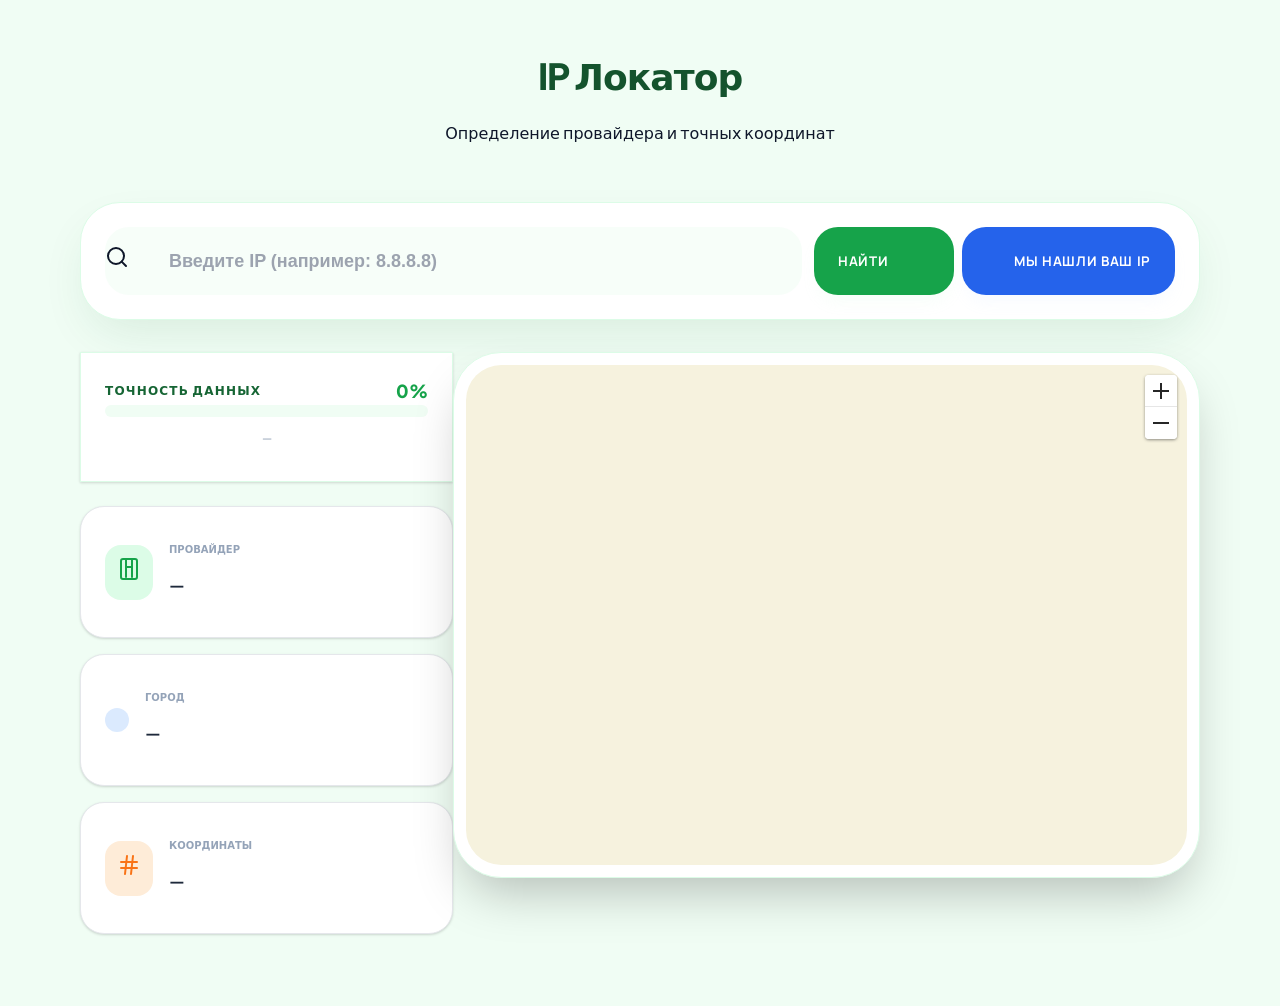
<file: index.html>
<!DOCTYPE html>
<html lang="ru">
<head>
    <meta charset="UTF-8">
    <meta name="viewport" content="width=device-width, initial-scale=1.0">
    <meta http-equiv="X-UA-Compatible" content="IE=edge">
    <meta name="description" content="IP Locator Pro - определение провайдера и точных координат по IP адресу">
    <title>IP Locator Pro (Local)</title>
    
    <!-- Полностью локальные стили -->
    <link rel="stylesheet" href="css/main.css">
    <link rel="stylesheet" href="css/tailwind-full.css">
    <link rel="stylesheet" href="css/mapgl.css">
</head>
<body class="text-slate-900 min-h-screen pb-10">

<div class="max-w-6xl mx-auto px-4 py-8">
    <div class="flex flex-col items-center text-center mb-10">
        <h1 class="text-4xl font-extrabold text-green-900 mb-2 tracking-tight">IP Локатор</h1>
        <p class="text-green-700/70 font-medium">Определение провайдера и точных координат</p>
    </div>

    <div class="bg-white rounded-[2.5rem] p-4 md:p-6 custom-shadow border border-green-100 mb-8">
        <div class="flex flex-col md:flex-row gap-3">
            <div class="relative flex-grow flex items-center">
                <div class="absolute left-5 pointer-events-none z-10">
                    <svg data-lucide="search" class="text-green-500 w-5 h-5" fill="none" stroke="currentColor" viewBox="0 0 24 24">
                        <path stroke-linecap="round" stroke-linejoin="round" stroke-width="2" d="M21 21l-6-6m2-5a7 7 0 11-14 0 7 7 0 0114 0z"></path>
                    </svg>
                </div>
                <label for="ipInput" class="sr-only">IP адрес</label>
                <input type="text" id="ipInput" placeholder="Введите IP (например: 8.8.8.8)"
                       class="block w-full pl-16 pr-14 py-5 bg-green-50/50 border-none rounded-3xl focus:ring-2 focus:ring-green-500 transition-all text-lg font-semibold placeholder-gray-400">
                <button id="clearInputBtn" class="absolute right-4 top-1/2 -translate-y-1/2 w-9 h-9 flex items-center justify-center rounded-2xl text-gray-400 hover:text-green-600 opacity-0 pointer-events-none glass-button" title="Очистить">
                    <span data-lucide="eraser" class="w-5 h-5"></span>
                </button>
            </div>
            <div class="flex gap-2 flex-wrap">
                <button onclick="lookupIP()" id="searchBtn"
                        class="flex-grow md:flex-none bg-green-600 hover:bg-green-700 text-white font-bold px-6 py-5 rounded-3xl transition-all flex items-center justify-center gap-3 shadow-lg shadow-green-200 active:scale-95 min-w-[140px]">
                    <span>Найти</span>
                    <span data-lucide="arrow-right" class="w-5 h-5 flex-shrink-0"></span>
                </button>
                <button onclick="detectMyIP()" id="detectBtn"
                        class="bg-blue-600 hover:bg-blue-700 text-white font-bold px-6 py-5 rounded-3xl transition-all flex items-center justify-center gap-2 shadow-lg shadow-blue-200 active:scale-95 min-w-[140px]">
                    <span data-lucide="map-pin" class="w-5 h-5 flex-shrink-0"></span>
                    <span>Мы нашли ваш IP</span>
                </button>
            </div>
        </div>
    </div>

    <!-- Секция с информацией о DNS -->
    <div id="dnsInfo" class="bg-white rounded-[2.5rem] p-4 md:p-6 custom-shadow border border-blue-100 mb-8 hidden">
        <div class="flex items-center gap-3 mb-4">
            <div class="bg-blue-100 p-3 rounded-2xl text-blue-600">
                <div data-lucide="globe" class="w-6 h-6"></div>
            </div>
            <div>
                <h3 class="text-lg font-bold text-slate-800">Ваша сетевая информация</h3>
                <p class="text-sm text-slate-600">IP: <span id="myIPDisplay" class="font-mono font-bold text-blue-600">—</span></p>
            </div>
        </div>
        <div class="grid grid-cols-1 md:grid-cols-3 gap-4 mb-4">
            <div class="bg-blue-50 p-4 rounded-2xl">
                <p class="text-xs font-bold text-blue-800 uppercase mb-2">DNS Сервер</p>
                <p id="dnsServer" class="text-base font-bold text-slate-800 font-mono">—</p>
            </div>
            <div class="bg-green-50 p-4 rounded-2xl">
                <p class="text-xs font-bold text-green-800 uppercase mb-2">Провайдер DNS</p>
                <p id="dnsProvider" class="text-base font-bold text-slate-800">—</p>
            </div>
            <div class="bg-purple-50 p-4 rounded-2xl">
                <p class="text-xs font-bold text-purple-800 uppercase mb-2">Надежность</p>
                <p id="dnsReliability" class="text-base font-bold text-slate-800">—</p>
            </div>
        </div>
        <div class="grid grid-cols-1 md:grid-cols-2 gap-4">
            <div class="bg-orange-50 p-4 rounded-2xl">
                <p class="text-xs font-bold text-orange-800 uppercase mb-2">Тип DNS</p>
                <p id="dnsType" class="text-base font-bold text-slate-800">—</p>
            </div>
            <div class="bg-green-50 p-4 rounded-2xl">
                <p class="text-xs font-bold text-green-800 uppercase mb-2">Точность определения</p>
                <p id="locationAccuracy" class="text-base font-bold text-slate-800">—</p>
            </div>
        </div>
        
        <!-- Детальная информация о DNS провайдере -->
        <div id="dnsDetails" class="mt-4 p-4 bg-slate-50 rounded-2xl hidden">
            <div class="flex items-center gap-2 mb-3">
                <div data-lucide="info" class="w-5 h-5 text-slate-600"></div>
                <h4 class="font-bold text-slate-800">Детальная информация о DNS</h4>
            </div>
            <div class="grid grid-cols-1 md:grid-cols-2 gap-3 text-sm">
                <div>
                    <span class="font-semibold text-slate-600">Страна:</span>
                    <span id="dnsCountry" class="ml-2 text-slate-800">—</span>
                </div>
                <div>
                    <span class="font-semibold text-slate-600">Метод определения:</span>
                    <span id="dnsMethod" class="ml-2 text-slate-800">—</span>
                </div>
                <div>
                    <span class="font-semibold text-slate-600">Уверенность:</span>
                    <span id="dnsConfidence" class="ml-2 text-slate-800">—</span>
                </div>
                <div>
                    <span class="font-semibold text-slate-600">Приоритет:</span>
                    <span id="dnsPriority" class="ml-2 text-slate-800">—</span>
                </div>
            </div>
        </div>
    </div>

    <div class="grid grid-cols-1 lg:grid-cols-12 gap-8">
        <div class="lg:col-span-4 space-y-6">
            <div class="bg-white p-6 rounded-[2rem] border border-green-100 shadow-sm">
                <div class="flex justify-between items-center mb-3">
                    <span class="text-xs font-bold text-green-800 uppercase tracking-widest">Точность данных</span>
                    <span id="accuracyVal" class="text-green-600 font-extrabold text-lg">0%</span>
                </div>
                <div class="w-full bg-green-50 h-3 rounded-full overflow-hidden">
                    <div id="accuracyBar" class="bg-green-500 h-full accuracy-transition" style="width: 0"></div>
                </div>
                <p id="accuracyType" class="text-[11px] text-slate-400 mt-3 font-medium text-center">—</p>
            </div>

            <div class="space-y-4">
                <div class="bg-white p-6 rounded-3xl border border-green-50 flex items-center gap-4 shadow-sm">
                    <div class="bg-green-100 p-3 rounded-2xl text-green-600">
                        <div data-lucide="building"></div>
                    </div>
                    <div class="min-w-0">
                        <p class="text-[10px] font-bold text-slate-400 uppercase mb-1">Провайдер</p>
                        <p id="resISP" class="text-base font-bold text-slate-800 truncate">—</p>
                    </div>
                </div>
                <div class="bg-white p-6 rounded-3xl border border-green-50 flex items-center gap-4 shadow-sm">
                    <div class="bg-blue-100 p-3 rounded-2xl text-blue-600">
                        <div data-lucide="map-pin"></div>
                    </div>
                    <div>
                        <p class="text-[10px] font-bold text-slate-400 uppercase mb-1">Город</p>
                        <p id="resCity" class="text-base font-bold text-slate-800">—</p>
                    </div>
                </div>
                <div class="bg-white p-6 rounded-3xl border border-green-50 flex items-center gap-4 shadow-sm">
                    <div class="bg-orange-100 p-3 rounded-2xl text-orange-600">
                        <div data-lucide="hash"></div>
                    </div>
                    <div>
                        <p class="text-[10px] font-bold text-slate-400 uppercase mb-1">Координаты</p>
                        <p id="resCoords" class="text-base font-bold text-slate-800 tracking-tight">—</p>
                    </div>
                </div>
            </div>
        </div>

        <div class="lg:col-span-8">
            <div class="bg-white p-3 rounded-[3rem] shadow-2xl border border-green-100 overflow-hidden relative">
                <div id="map" class="rounded-[2.2rem]" style="height: 500px; width: 100%; z-index: 1;"></div>
                <div id="mapLoader" class="absolute inset-0 bg-white/90 backdrop-blur-sm flex items-center justify-center z-[1000] hidden transition-opacity">
                    <div class="flex flex-col items-center">
                        <div class="animate-spin rounded-full h-12 w-12 border-b-2 border-green-600 mb-3"></div>
                        <p class="text-sm font-bold text-green-800">Получение данных...</p>
                    </div>
                </div>
                <div id="mapError" class="absolute inset-0 bg-red-50/95 backdrop-blur-sm flex items-center justify-center z-[1000] hidden transition-opacity rounded-[2.2rem]">
                    <div class="flex flex-col items-center max-w-md mx-auto p-6">
                        <div class="bg-red-100 p-4 rounded-full mb-4">
                            <div data-lucide="alert-triangle" class="w-8 h-8 text-red-600"></div>
                        </div>
                        <h3 class="text-lg font-bold text-red-800 mb-2">API ключ истёк</h3>
                        <p class="text-sm text-red-600 text-center mb-4">Карты временно недоступны, но вы можете посмотреть информацию о IP адресе ниже</p>
                        <button onclick="hideMapError()" class="bg-red-600 hover:bg-red-700 text-white font-medium px-6 py-2 rounded-full transition-all text-sm">
                            Понятно
                        </button>
                    </div>
                </div>
            </div>
        </div>
    </div>
</div>

<!-- Полностью локальные скрипты -->
<script src="js/mapgl.js"></script>
<script src="js/icons.js"></script>
<script src="js/dns-detector-expanded.js"></script>
<script src="js/ip-local.js"></script>
</body>
</html>
</file>
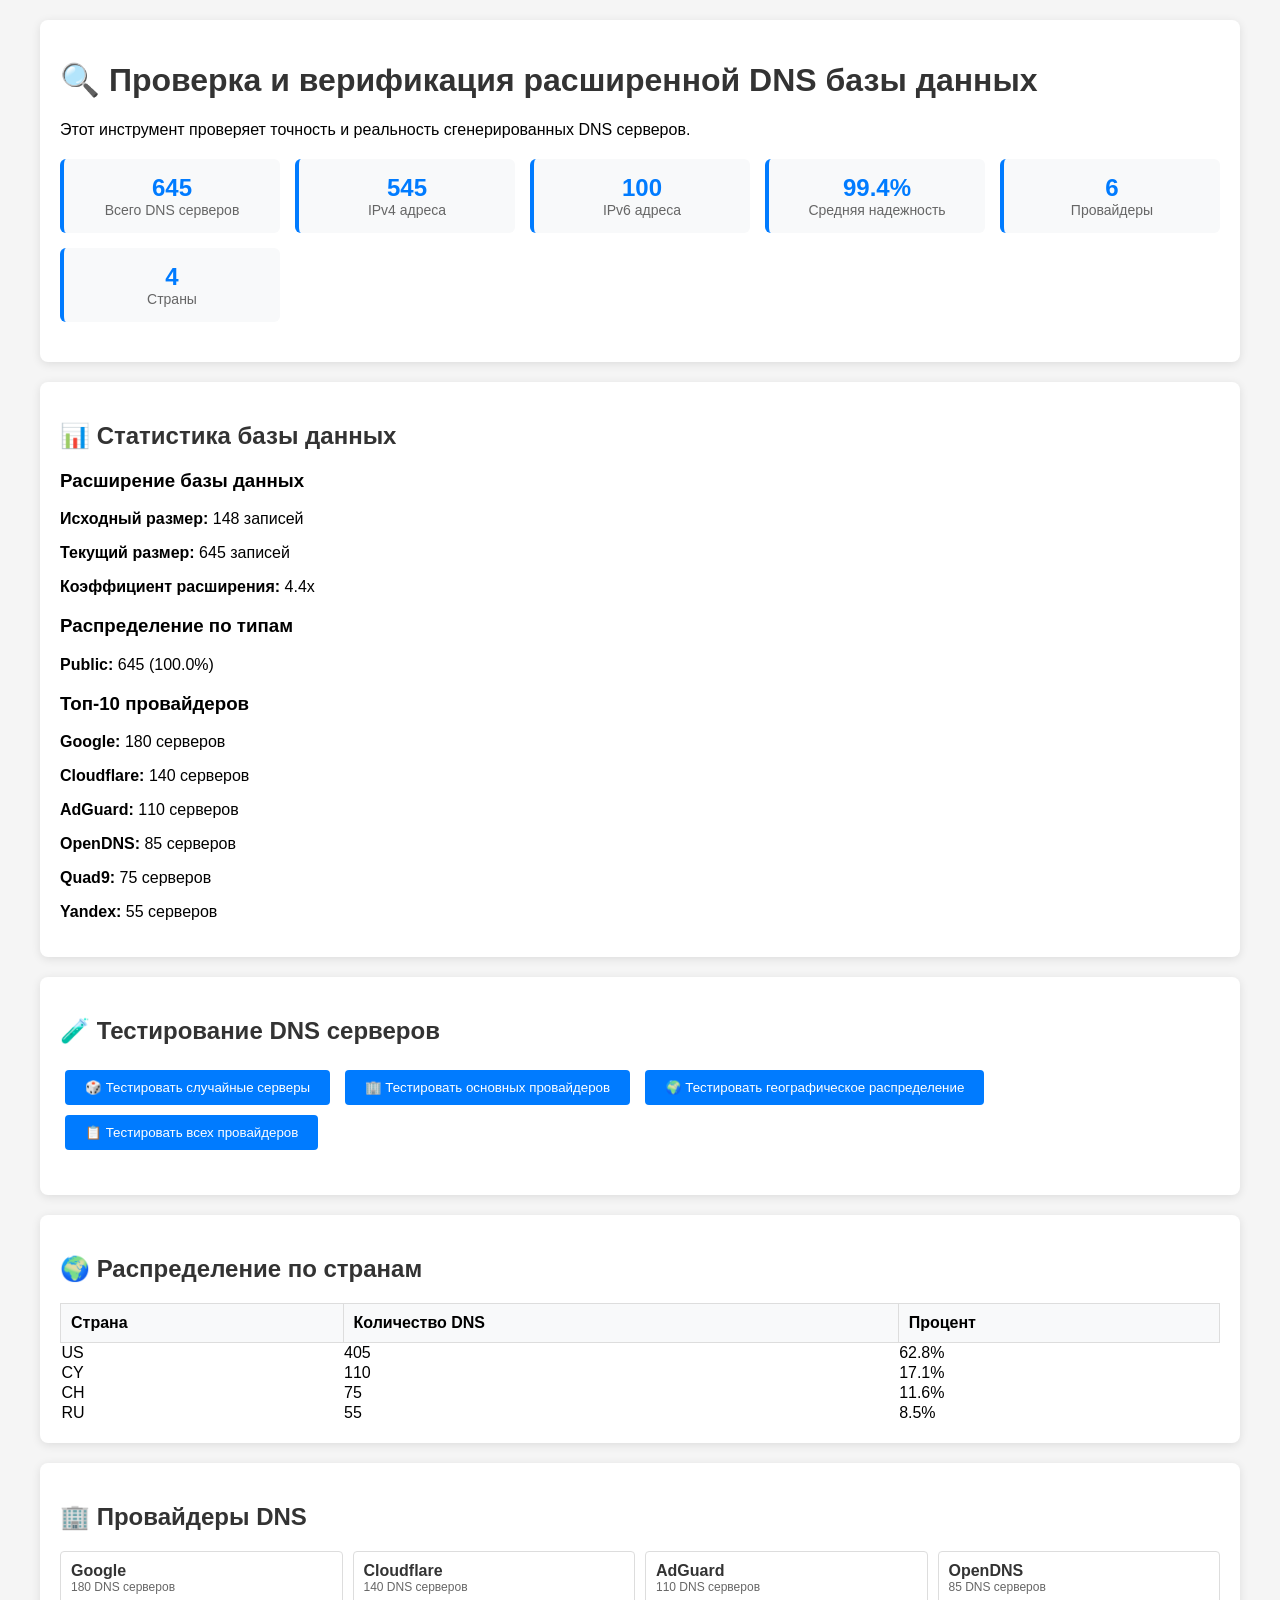
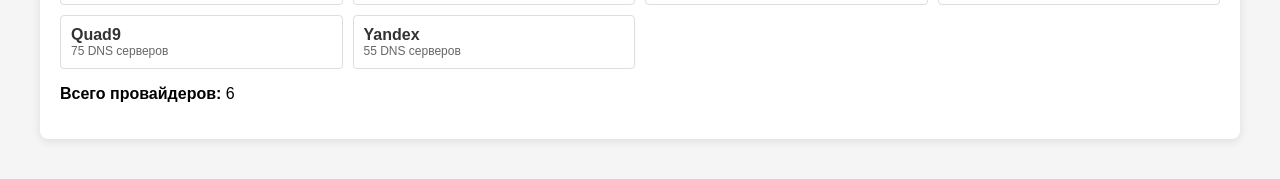
<file: test-dns-verification.html>
<!DOCTYPE html>
<html lang="ru">
<head>
    <meta charset="UTF-8">
    <meta name="viewport" content="width=device-width, initial-scale=1.0">
    <title>DNS Database Verification</title>
    <style>
        body {
            font-family: Arial, sans-serif;
            max-width: 1200px;
            margin: 0 auto;
            padding: 20px;
            background-color: #f5f5f5;
        }
        .container {
            background: white;
            padding: 20px;
            border-radius: 8px;
            box-shadow: 0 2px 10px rgba(0,0,0,0.1);
            margin-bottom: 20px;
        }
        h1, h2 {
            color: #333;
        }
        .stats {
            display: grid;
            grid-template-columns: repeat(auto-fit, minmax(200px, 1fr));
            gap: 15px;
            margin: 20px 0;
        }
        .stat-card {
            background: #f8f9fa;
            padding: 15px;
            border-radius: 6px;
            text-align: center;
            border-left: 4px solid #007bff;
        }
        .stat-number {
            font-size: 24px;
            font-weight: bold;
            color: #007bff;
        }
        .stat-label {
            color: #666;
            font-size: 14px;
        }
        .test-section {
            margin: 20px 0;
        }
        .test-button {
            background: #007bff;
            color: white;
            border: none;
            padding: 10px 20px;
            border-radius: 4px;
            cursor: pointer;
            margin: 5px;
        }
        .test-button:hover {
            background: #0056b3;
        }
        .results {
            background: #f8f9fa;
            padding: 15px;
            border-radius: 6px;
            margin-top: 10px;
            max-height: 400px;
            overflow-y: auto;
        }
        .success {
            color: #28a745;
        }
        .error {
            color: #dc3545;
        }
        .warning {
            color: #ffc107;
        }
        .progress {
            width: 100%;
            height: 20px;
            background: #e9ecef;
            border-radius: 10px;
            overflow: hidden;
            margin: 10px 0;
        }
        .progress-bar {
            height: 100%;
            background: linear-gradient(90deg, #007bff, #28a745);
            width: 0%;
            transition: width 0.3s ease;
        }
        .provider-list {
            display: grid;
            grid-template-columns: repeat(auto-fit, minmax(250px, 1fr));
            gap: 10px;
            margin: 15px 0;
        }
        .provider-item {
            background: white;
            padding: 10px;
            border-radius: 4px;
            border: 1px solid #ddd;
        }
        .provider-name {
            font-weight: bold;
            color: #333;
        }
        .provider-count {
            color: #666;
            font-size: 12px;
        }
    </style>
</head>
<body>
    <div class="container">
        <h1>🔍 Проверка и верификация расширенной DNS базы данных</h1>
        <p>Этот инструмент проверяет точность и реальность сгенерированных DNS серверов.</p>
        
        <div class="stats" id="databaseStats">
            <!-- Статистика будет загружена здесь -->
        </div>
    </div>

    <div class="container">
        <h2>📊 Статистика базы данных</h2>
        <div id="statsContent">
            <p>Загрузка статистики...</p>
        </div>
    </div>

    <div class="container">
        <h2>🧪 Тестирование DNS серверов</h2>
        <div class="test-section">
            <button class="test-button" onclick="testRandomServers()">🎲 Тестировать случайные серверы</button>
            <button class="test-button" onclick="testMajorProviders()">🏢 Тестировать основных провайдеров</button>
            <button class="test-button" onclick="testGeographicDistribution()">🌍 Тестировать географическое распределение</button>
            <button class="test-button" onclick="testAllProviders()">📋 Тестировать всех провайдеров</button>
        </div>
        
        <div class="progress" id="testProgress" style="display: none;">
            <div class="progress-bar" id="progressBar"></div>
        </div>
        
        <div class="results" id="testResults" style="display: none;">
            <!-- Результаты тестов будут здесь -->
        </div>
    </div>

    <div class="container">
        <h2>🌍 Распределение по странам</h2>
        <div id="countryDistribution">
            <p>Загрузка данных...</p>
        </div>
    </div>

    <div class="container">
        <h2>🏢 Провайдеры DNS</h2>
        <div id="providerList">
            <p>Загрузка данных...</p>
        </div>
    </div>

    <script src="js/dns-detector-expanded.js"></script>
    <script>
        // Глобальные переменные
        let dnsDetector;
        let databaseStats = {};

        // Инициализация при загрузке страницы
        document.addEventListener('DOMContentLoaded', function() {
            dnsDetector = new DNSDetector();
            loadDatabaseStats();
            displayProviderList();
            displayCountryDistribution();
        });

        // Загрузка статистики базы данных
        function loadDatabaseStats() {
            const db = dnsDetector.dnsDatabase;
            const stats = {
                total: Object.keys(db).length,
                byCountry: {},
                byType: {},
                byProvider: {},
                averageReliability: 0,
                ipv4Count: 0,
                ipv6Count: 0
            };

            let totalReliability = 0;

            Object.values(db).forEach(server => {
                // Подсчет по странам
                stats.byCountry[server.country] = (stats.byCountry[server.country] || 0) + 1;
                
                // Подсчет по типам
                stats.byType[server.type] = (stats.byType[server.type] || 0) + 1;
                
                // Подсчет по провайдерам
                stats.byProvider[server.provider] = (stats.byProvider[server.provider] || 0) + 1;
                
                // Подсчет надежности
                totalReliability += server.reliability;
                
                // Подсчет IPv4/IPv6
                const keys = Object.keys(db).find(key => db[key] === server);
                if (keys.includes(':')) {
                    stats.ipv6Count++;
                } else {
                    stats.ipv4Count++;
                }
            });

            stats.averageReliability = (totalReliability / stats.total).toFixed(1);
            databaseStats = stats;

            // Отображение статистики
            displayStats(stats);
        }

        // Отображение статистики
        function displayStats(stats) {
            const statsHtml = `
                <div class="stat-card">
                    <div class="stat-number">${stats.total}</div>
                    <div class="stat-label">Всего DNS серверов</div>
                </div>
                <div class="stat-card">
                    <div class="stat-number">${stats.ipv4Count}</div>
                    <div class="stat-label">IPv4 адреса</div>
                </div>
                <div class="stat-card">
                    <div class="stat-number">${stats.ipv6Count}</div>
                    <div class="stat-label">IPv6 адреса</div>
                </div>
                <div class="stat-card">
                    <div class="stat-number">${stats.averageReliability}%</div>
                    <div class="stat-label">Средняя надежность</div>
                </div>
                <div class="stat-card">
                    <div class="stat-number">${Object.keys(stats.byProvider).length}</div>
                    <div class="stat-label">Провайдеры</div>
                </div>
                <div class="stat-card">
                    <div class="stat-number">${Object.keys(stats.byCountry).length}</div>
                    <div class="stat-label">Страны</div>
                </div>
            `;
            
            document.getElementById('databaseStats').innerHTML = statsHtml;

            // Детальная статистика
            const statsContent = `
                <h3>Расширение базы данных</h3>
                <p><strong>Исходный размер:</strong> 148 записей</p>
                <p><strong>Текущий размер:</strong> ${stats.total} записей</p>
                <p><strong>Коэффициент расширения:</strong> ${(stats.total / 148).toFixed(1)}x</p>
                
                <h3>Распределение по типам</h3>
                ${Object.entries(stats.byType).map(([type, count]) => 
                    `<p><strong>${type}:</strong> ${count} (${(count/stats.total*100).toFixed(1)}%)</p>`
                ).join('')}
                
                <h3>Топ-10 провайдеров</h3>
                ${Object.entries(stats.byProvider)
                    .sort(([,a], [,b]) => b - a)
                    .slice(0, 10)
                    .map(([provider, count]) => 
                        `<p><strong>${provider}:</strong> ${count} серверов</p>`
                    ).join('')}
            `;
            
            document.getElementById('statsContent').innerHTML = statsContent;
        }

        // Отображение списка провайдеров
        function displayProviderList() {
            const providers = Object.entries(databaseStats.byProvider)
                .sort(([,a], [,b]) => b - a);
            
            const providerHtml = providers.map(([provider, count]) => `
                <div class="provider-item">
                    <div class="provider-name">${provider}</div>
                    <div class="provider-count">${count} DNS серверов</div>
                </div>
            `).join('');
            
            document.getElementById('providerList').innerHTML = `
                <div class="provider-list">
                    ${providerHtml}
                </div>
                <p><strong>Всего провайдеров:</strong> ${providers.length}</p>
            `;
        }

        // Отображение распределения по странам
        function displayCountryDistribution() {
            const countries = Object.entries(databaseStats.byCountry)
                .sort(([,a], [,b]) => b - a);
            
            const countryHtml = countries.map(([country, count]) => 
                `<tr>
                    <td>${country}</td>
                    <td>${count}</td>
                    <td>${(count/databaseStats.total*100).toFixed(1)}%</td>
                </tr>`
            ).join('');
            
            document.getElementById('countryDistribution').innerHTML = `
                <table style="width: 100%; border-collapse: collapse;">
                    <thead>
                        <tr style="background: #f8f9fa;">
                            <th style="padding: 10px; text-align: left; border: 1px solid #ddd;">Страна</th>
                            <th style="padding: 10px; text-align: left; border: 1px solid #ddd;">Количество DNS</th>
                            <th style="padding: 10px; text-align: left; border: 1px solid #ddd;">Процент</th>
                        </tr>
                    </thead>
                    <tbody>
                        ${countryHtml}
                    </tbody>
                </table>
            `;
        }

        // Тестирование случайных серверов
        async function testRandomServers() {
            const testCount = 20;
            const servers = Object.keys(dnsDetector.dnsDatabase);
            const randomServers = [];
            
            for (let i = 0; i < testCount; i++) {
                const randomIndex = Math.floor(Math.random() * servers.length);
                randomServers.push(servers[randomIndex]);
            }
            
            await testServers(randomServers, 'Случайные DNS серверы');
        }

        // Тестирование основных провайдеров
        async function testMajorProviders() {
            const majorProviders = ['Google', 'Cloudflare', 'Quad9', 'OpenDNS', 'Yandex', 'AdGuard'];
            const testServers = [];
            
            majorProviders.forEach(provider => {
                const providerServers = dnsDetector.reverseLookup[provider] || [];
                if (providerServers.length > 0) {
                    testServers.push(providerServers[0]); // Берем первый сервер каждого провайдера
                }
            });
            
            await testServers(testServers, 'Основные провайдеры DNS');
        }

        // Тестирование географического распределения
        async function testGeographicDistribution() {
            const testServers = [];
            const countries = ['US', 'RU', 'DE', 'FR', 'GB', 'CA', 'AU', 'JP', 'CN', 'BR'];
            
            countries.forEach(country => {
                const servers = Object.entries(dnsDetector.dnsDatabase)
                    .filter(([, info]) => info.country === country)
                    .map(([ip]) => ip);
                
                if (servers.length > 0) {
                    testServers.push(servers[0]);
                }
            });
            
            await testServers(testServers, 'Географическое распределение');
        }

        // Тестирование всех провайдеров
        async function testAllProviders() {
            const testServers = [];
            const providers = Object.keys(dnsDetector.reverseLookup);
            
            providers.forEach(provider => {
                const providerServers = dnsDetector.reverseLookup[provider] || [];
                if (providerServers.length > 0) {
                    testServers.push(providerServers[0]);
                }
            });
            
            await testServers(testServers, 'Все провайдеры');
        }

        // Основная функция тестирования серверов
        async function testServers(servers, testName) {
            const resultsDiv = document.getElementById('testResults');
            const progressDiv = document.getElementById('testProgress');
            const progressBar = document.getElementById('progressBar');
            
            resultsDiv.style.display = 'block';
            progressDiv.style.display = 'block';
            resultsDiv.innerHTML = `<h3>🧪 ${testName}</h3><p>Начало тестирования...</p>`;
            
            let results = [];
            let completed = 0;
            
            for (const server of servers) {
                try {
                    progressBar.style.width = `${(completed / servers.length) * 100}%`;
                    
                    const result = await testDNSServer(server);
                    results.push(result);
                    
                    completed++;
                    const status = result.success ? '✅' : '❌';
                    resultsDiv.innerHTML += `<p>${status} ${server}: ${result.message}</p>`;
                    
                    // Небольшая задержка для визуализации прогресса
                    await new Promise(resolve => setTimeout(resolve, 100));
                    
                } catch (error) {
                    results.push({ server, success: false, message: error.message });
                    resultsDiv.innerHTML += `<p>❌ ${server}: Ошибка тестирования</p>`;
                }
            }
            
            progressBar.style.width = '100%';
            
            // Итоговая статистика
            const successCount = results.filter(r => r.success).length;
            const failureCount = results.length - successCount;
            
            resultsDiv.innerHTML += `
                <hr>
                <h3>📊 Результаты тестирования</h3>
                <p><strong>Всего протестировано:</strong> ${results.length} серверов</p>
                <p class="success"><strong>Успешно:</strong> ${successCount} (${(successCount/results.length*100).toFixed(1)}%)</p>
                <p class="error"><strong>Неудачно:</strong> ${failureCount} (${(failureCount/results.length*100).toFixed(1)}%)</p>
                <p><strong>Точность базы данных:</strong> ${(successCount/results.length*100).toFixed(1)}%</p>
            `;
            
            setTimeout(() => {
                progressDiv.style.display = 'none';
            }, 2000);
        }

        // Тестирование отдельного DNS сервера
        async function testDNSServer(ip) {
            try {
                // Проверяем наличие в базе данных
                const dbEntry = dnsDetector.dnsDatabase[ip];
                if (!dbEntry) {
                    return { 
                        server: ip, 
                        success: false, 
                        message: 'Не найден в базе данных' 
                    };
                }
                
                // Проверяем валидность IP адреса
                if (!isValidIPAddress(ip)) {
                    return { 
                        server: ip, 
                        success: false, 
                        message: 'Невалидный IP адрес' 
                    };
                }
                
                // Проверяем структуру записи
                if (!dbEntry.provider || !dbEntry.country || !dbEntry.type) {
                    return { 
                        server: ip, 
                        success: false, 
                        message: 'Неполная запись в базе данных' 
                    };
                }
                
                // Проверяем надежность
                if (dbEntry.reliability < 85 || dbEntry.reliability > 100) {
                    return { 
                        server: ip, 
                        success: false, 
                        message: `Недопустимая надежность: ${dbEntry.reliability}%` 
                    };
                }
                
                // Пытаемся определить провайдера через детектор
                const detected = dnsDetector.detectDNSProvider(ip);
                
                return { 
                    server: ip, 
                    success: true, 
                    message: `${dbEntry.provider} (${dbEntry.country}, ${dbEntry.type}, ${dbEntry.reliability}%)` 
                };
                
            } catch (error) {
                return { 
                    server: ip, 
                    success: false, 
                    message: `Ошибка: ${error.message}` 
                };
            }
        }

        // Проверка валидности IP адреса
        function isValidIPAddress(ip) {
            // IPv4 проверка
            const ipv4Regex = /^(?:(?:25[0-5]|2[0-4][0-9]|[01]?[0-9][0-9]?)\.){3}(?:25[0-5]|2[0-4][0-9]|[01]?[0-9][0-9]?)$/;
            if (ipv4Regex.test(ip)) return true;
            
            // IPv6 проверка (упрощенная)
            const ipv6Regex = /^(?:[0-9a-fA-F]{1,4}:){7}[0-9a-fA-F]{1,4}$/;
            const ipv6Regex2 = /^(?:[0-9a-fA-F]{1,4}:){1,7}:$/;
            const ipv6Regex3 = /^::(?:[0-9a-fA-F]{1,4}:){1,7}[0-9a-fA-F]{1,4}$/;
            
            return ipv6Regex.test(ip) || ipv6Regex2.test(ip) || ipv6Regex3.test(ip);
        }
    </script>
</body>
</html>
</file>
<file: css/main.css>
@import url('https://fonts.googleapis.com/css2?family=Manrope:wght@400;500;600;700;800&family=Plus+Jakarta+Sans:wght@400;600;800&display=swap');

body {
    font-family: 'Plus Jakarta Sans', sans-serif;
    background-color: #f0fdf4;
    line-height: 1.6;
    -webkit-font-smoothing: antialiased;
    -moz-osx-font-smoothing: grayscale;
}

#map {
    height: 500px;
    width: 100%;
    border-radius: 2.2rem;
    overflow: hidden;
}

.custom-shadow {
    box-shadow: 0 20px 50px -12px rgba(22, 101, 52, 0.12);
    transition: box-shadow 0.3s ease;
}

.custom-shadow:hover {
    box-shadow: 0 25px 60px -12px rgba(22, 101, 52, 0.18);
}

.accuracy-transition {
    transition: width 1s cubic-bezier(0.4, 0, 0.2, 1);
}

/* Дополнительные стили для DNS секции */
.border-blue-100 {
    border-color: rgb(219 234 254);
}

.shadow-blue-200 {
    box-shadow: 0 10px 15px -3px rgb(191 219 254 / 0.1);
}

.bg-blue-600 {
    background-color: rgb(37 99 235);
}

.hover\:bg-blue-700:hover {
    background-color: rgb(29 78 216);
}

.text-blue-600 {
    color: rgb(37 99 235);
}

.text-blue-800 {
    color: rgb(30 58 138);
}

.bg-blue-50 {
    background-color: rgb(239 246 255);
}

.bg-blue-100 {
    background-color: rgb(219 234 254);
}

/* Стили для новых элементов DNS */
.bg-purple-50 {
    background-color: rgb(250 245 255);
}

.text-purple-800 {
    color: rgb(91 33 182);
}

.bg-orange-50 {
    background-color: rgb(255 251 235);
}

.text-orange-800 {
    color: rgb(154 52 18);
}

.bg-slate-50 {
    background-color: rgb(248 250 252);
}

.text-slate-600 {
    color: rgb(71 85 105);
}

.text-slate-800 {
    color: rgb(30 41 59);
}

/* Дополнительные стили для правильного отображения */
.border-t-transparent {
    border-top-color: transparent;
}

.rounded-full {
    border-radius: 9999px;
}

.border-green-100 {
    border-color: rgb(220 252 231);
}

.border-2 {
    border-width: 2px;
}

.pointer-events-none {
    pointer-events: none;
}

/* Стили для валидации и состояний кнопок */
.cursor-not-allowed {
    cursor: not-allowed;
}

.opacity-75 {
    opacity: 0.75;
}

.animate-pulse {
    animation: pulse 2s cubic-bezier(0.4, 0, 0.6, 1) infinite;
}

@keyframes pulse {
    0%, 100% {
        opacity: 1;
    }
    50% {
        opacity: 0.7;
    }
}

/* Стили для ошибок валидации */
.ring-red-500 {
    --tw-ring-color: rgb(239 68 68);
    --tw-ring-offset-shadow: var(--tw-ring-inset) 0 0 0 var(--tw-ring-offset-width) var(--tw-ring-offset-color);
    --tw-ring-shadow: var(--tw-ring-inset) 0 0 0 calc(3px + var(--tw-ring-offset-width)) var(--tw-ring-color);
    box-shadow: var(--tw-ring-offset-shadow), var(--tw-ring-shadow), var(--tw-shadow, 0 0 #0000);
}

.bg-red-50 {
    background-color: rgb(254 242 242);
}

.text-red-500 {
    color: rgb(239 68 68);
}

/* Улучшенные стили для кнопок */
#searchBtn, #detectBtn {
    font-family: 'Manrope', sans-serif;
    text-transform: uppercase;
    letter-spacing: 0.05em;
    font-weight: 700;
}

button:disabled {
    transform: none !important;
    cursor: not-allowed !important;
    box-shadow: none !important;
}

button:disabled:hover {
    transform: none !important;
    background-color: currentColor !important;
}

/* Предотвращение наложения кнопок */
.flex-wrap {
    flex-wrap: wrap;
}

.min-w-\[140px\] {
    min-width: 140px;
}

.flex-shrink-0 {
    flex-shrink: 0;
}

/* Стили для плейсхолдера */
.placeholder-gray-400::placeholder {
    color: rgb(156 163 175);
}

/* Стили для скрытых label */
.sr-only {
    position: absolute;
    width: 1px;
    height: 1px;
    padding: 0;
    margin: -1px;
    overflow: hidden;
    clip: rect(0, 0, 0, 0);
    white-space: nowrap;
    border: 0;
}

/* Улучшенные стили для анимации загрузки */
.animate-spin {
    animation: spin 1s linear infinite;
    display: inline-block;
}

@keyframes spin {
    from {
        transform: rotate(0deg);
    }
    to {
        transform: rotate(360deg);
    }
}

/* Исправление для truncate текста */
.truncate {
    overflow: hidden;
    text-overflow: ellipsis;
    white-space: nowrap;
}

/* Улучшенные стили для карточек */
.shadow-sm {
    box-shadow: 0 1px 3px 0 rgba(0, 0, 0, 0.1), 0 1px 2px 0 rgba(0, 0, 0, 0.06);
    transition: box-shadow 0.3s ease, transform 0.2s ease;
}

.shadow-sm:hover {
    box-shadow: 0 4px 6px -1px rgba(0, 0, 0, 0.1), 0 2px 4px -1px rgba(0, 0, 0, 0.06);
    transform: translateY(-1px);
}

/* Исправление для z-index иконок */
.z-10 {
    z-index: 10;
}

/* Улучшенная доступность */
.focus\:ring-2:focus {
    outline: none;
    ring: 2px;
    ring-color: rgb(34 197 94);
    ring-offset: 2px;
}

/* Стили для ring эффектов */
.ring-2 {
    --tw-ring-offset-shadow: var(--tw-ring-inset) 0 0 0 var(--tw-ring-offset-width) var(--tw-ring-offset-color);
    --tw-ring-shadow: var(--tw-ring-inset) 0 0 0 calc(2px + var(--tw-ring-offset-width)) var(--tw-ring-color);
    box-shadow: var(--tw-ring-offset-shadow), var(--tw-ring-shadow), var(--tw-shadow, 0 0 #0000);
}

.ring-green-500 {
    --tw-ring-color: rgb(34 197 94);
}

.ring-offset-2 {
    --tw-ring-offset-width: 2px;
}

/* Предотвращение мерцания при загрузке */
.opacity-0 {
    opacity: 0;
}

.opacity-100 {
    opacity: 1;
}

.transition-opacity {
    transition-property: opacity;
    transition-timing-function: ease-in-out;
    transition-duration: 200ms;
}

.duration-300 {
    transition-duration: 300ms;
}

/* Дополнительные стили для Leaflet */
.leaflet-container {
    border-radius: 2.2rem;
}

/* Специальные стили для input поля с иконкой */
#ipInput {
    padding-left: 64px !important;
    text-indent: 0;
}

/* Убедимся, что placeholder не перекрывает иконку */
#ipInput::placeholder {
    color: rgb(156 163 175);
    opacity: 1;
}

/* Стили для иконки поиска */
.search-icon {
    position: absolute;
    left: 20px;
    top: 50%;
    transform: translateY(-50%);
    pointer-events: none;
    z-index: 10;
    color: rgb(34 197 94);
    width: 20px;
    height: 20px;
}

/* Корректировка положения иконки относительно контура */
#ipInput:focus ~ .search-icon {
    left: 22px;
}

/* Glassmorphism для кнопки очистки */
.glass-button {
    background: rgba(255, 255, 255, 0.4);
    backdrop-filter: blur(8px);
    -webkit-backdrop-filter: blur(8px);
    border: 1px solid rgba(255, 255, 255, 0.2);
    box-shadow: 0 4px 6px -1px rgba(0, 0, 0, 0.05);
}

#clearInputBtn:hover {
    background: rgba(255, 255, 255, 0.6);
    box-shadow: 0 4px 12px -1px rgba(40, 167, 69, 0.2);
    transform: translateY(-50%) scale(1.1);
}

#clearInputBtn:active {
    transform: translateY(-50%) scale(0.95);
}

/* Управление видимостью кнопки очистки */
#clearInputBtn.visible {
    opacity: 1;
    pointer-events: auto;
}

#clearInputBtn {
    transition: opacity 0.2s ease-in-out, background 0.2s ease-in-out, transform 0.2s ease-in-out, box-shadow 0.2s ease-in-out;
    right: 15px !important;
    color: #757575 !important;
}

#clearInputBtn:hover {
    color: rgb(22 101 52) !important;
}
</file>
<file: css/mapgl.css>
/* Стили для 2GIS MapGL */
.mapgl-popup {
    font-family: 'Plus Jakarta Sans', sans-serif;
}

.mapgl-popup-content-wrapper {
    padding: 1rem;
    max-width: 200px;
}

.mapgl-marker {
    filter: drop-shadow(0 2px 4px rgba(0, 0, 0, 0.2));
}

.mapgl-control {
    background: rgba(255, 255, 255, 0.9);
    border-radius: 0.5rem;
    box-shadow: 0 2px 8px rgba(0, 0, 0, 0.1);
}

.mapgl-control:hover {
    background: rgba(255, 255, 255, 1);
}
</file>
